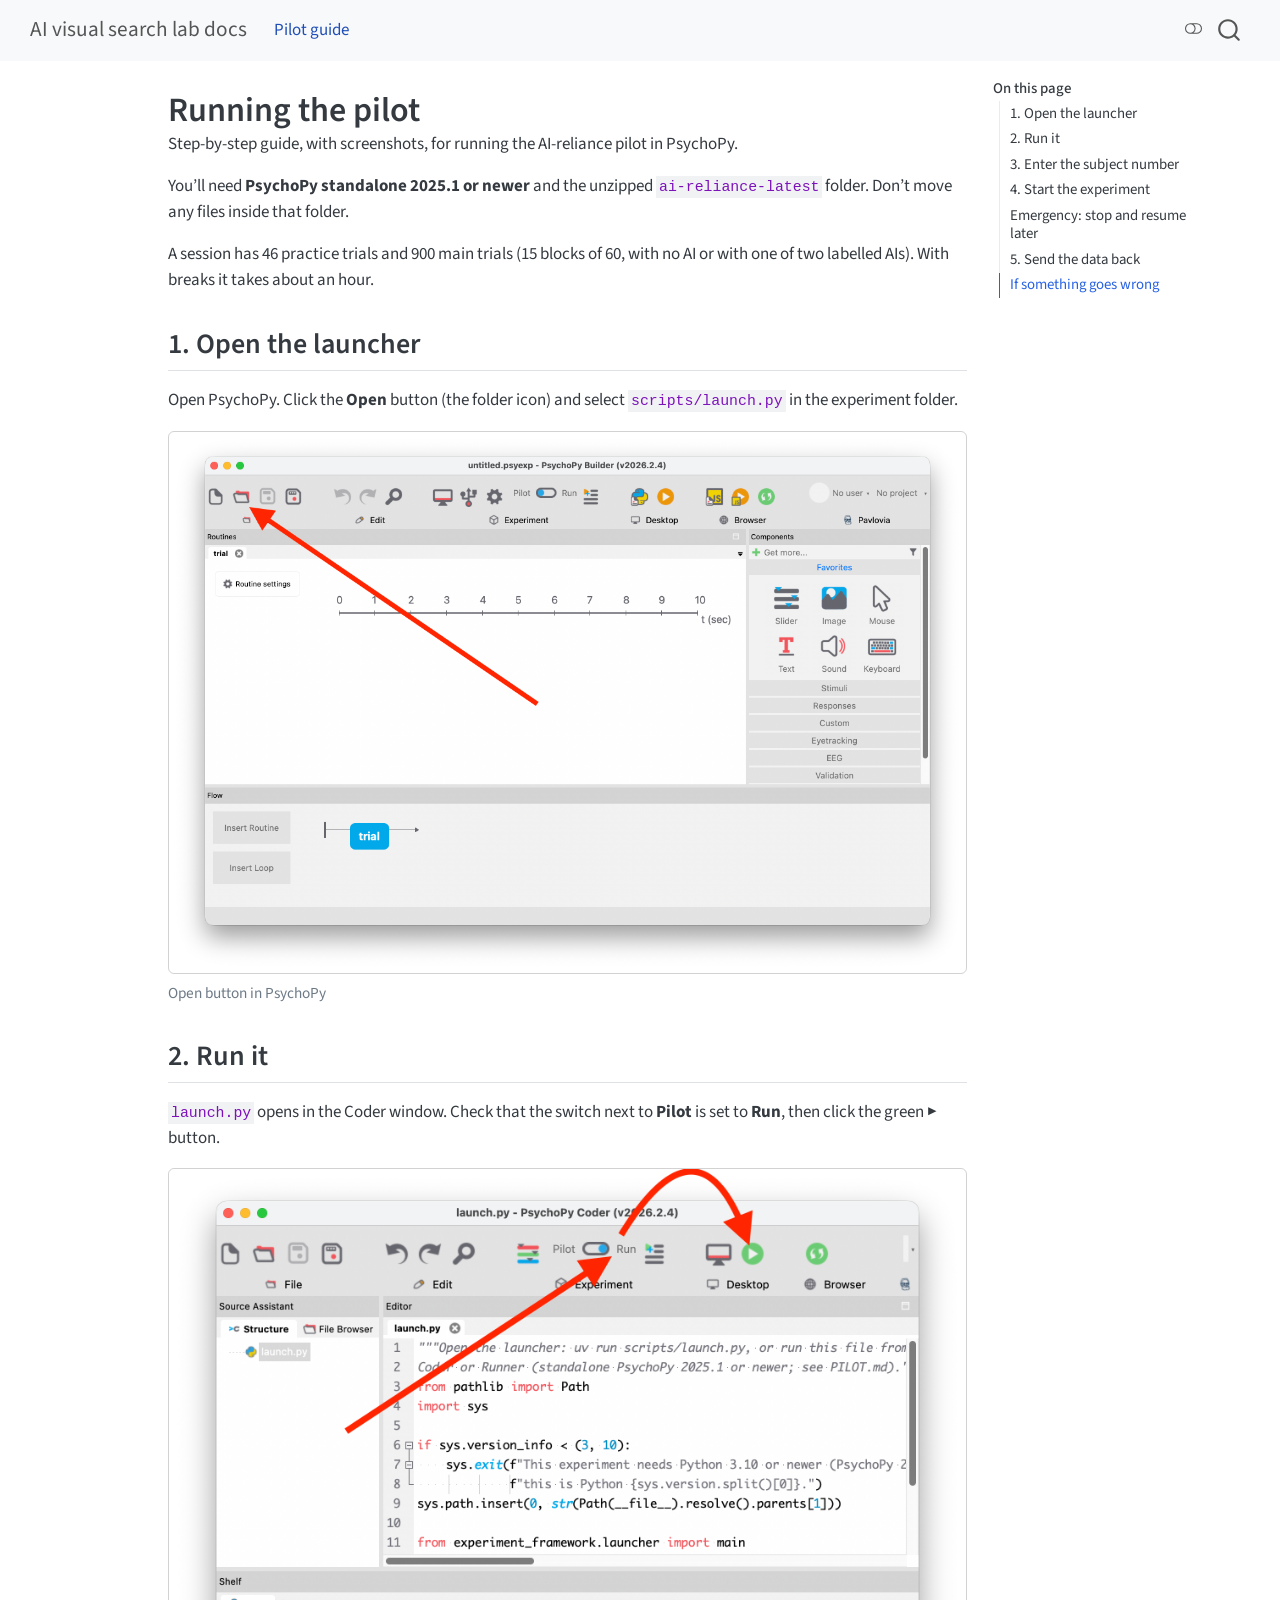
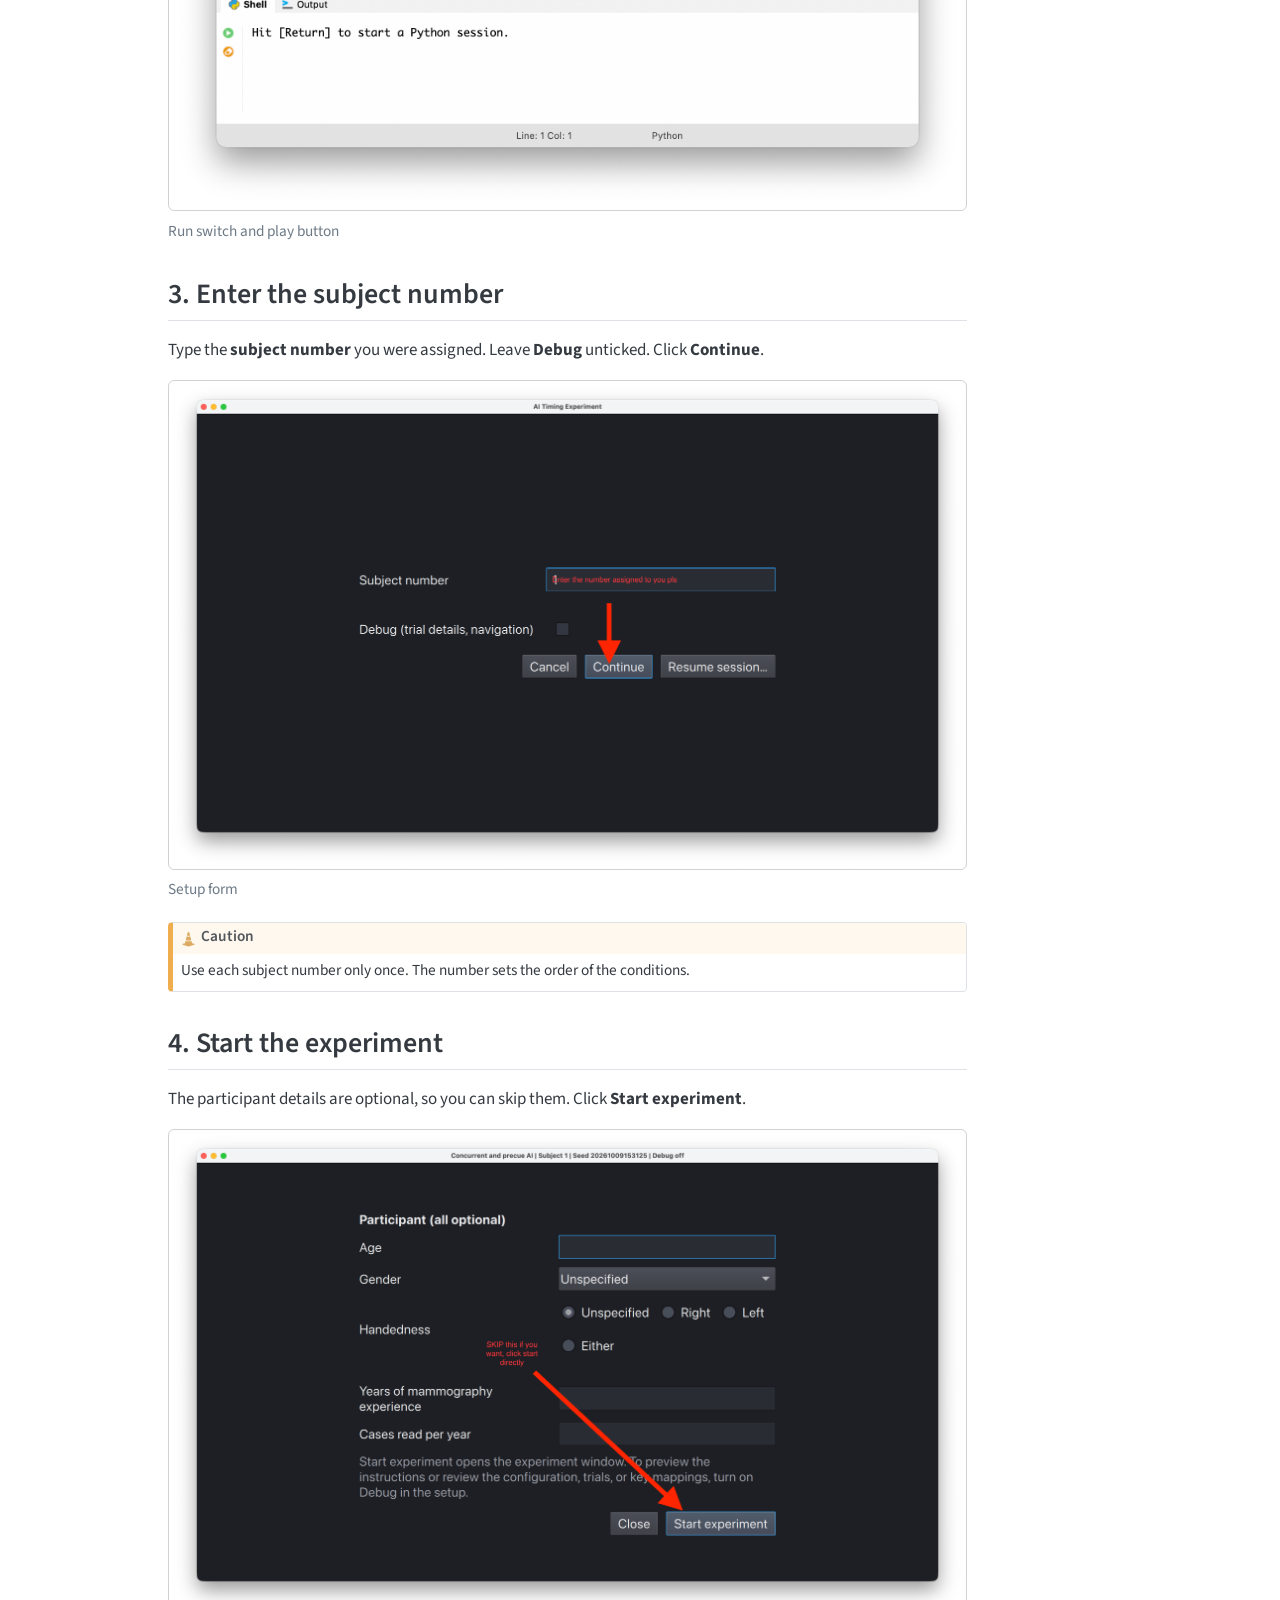
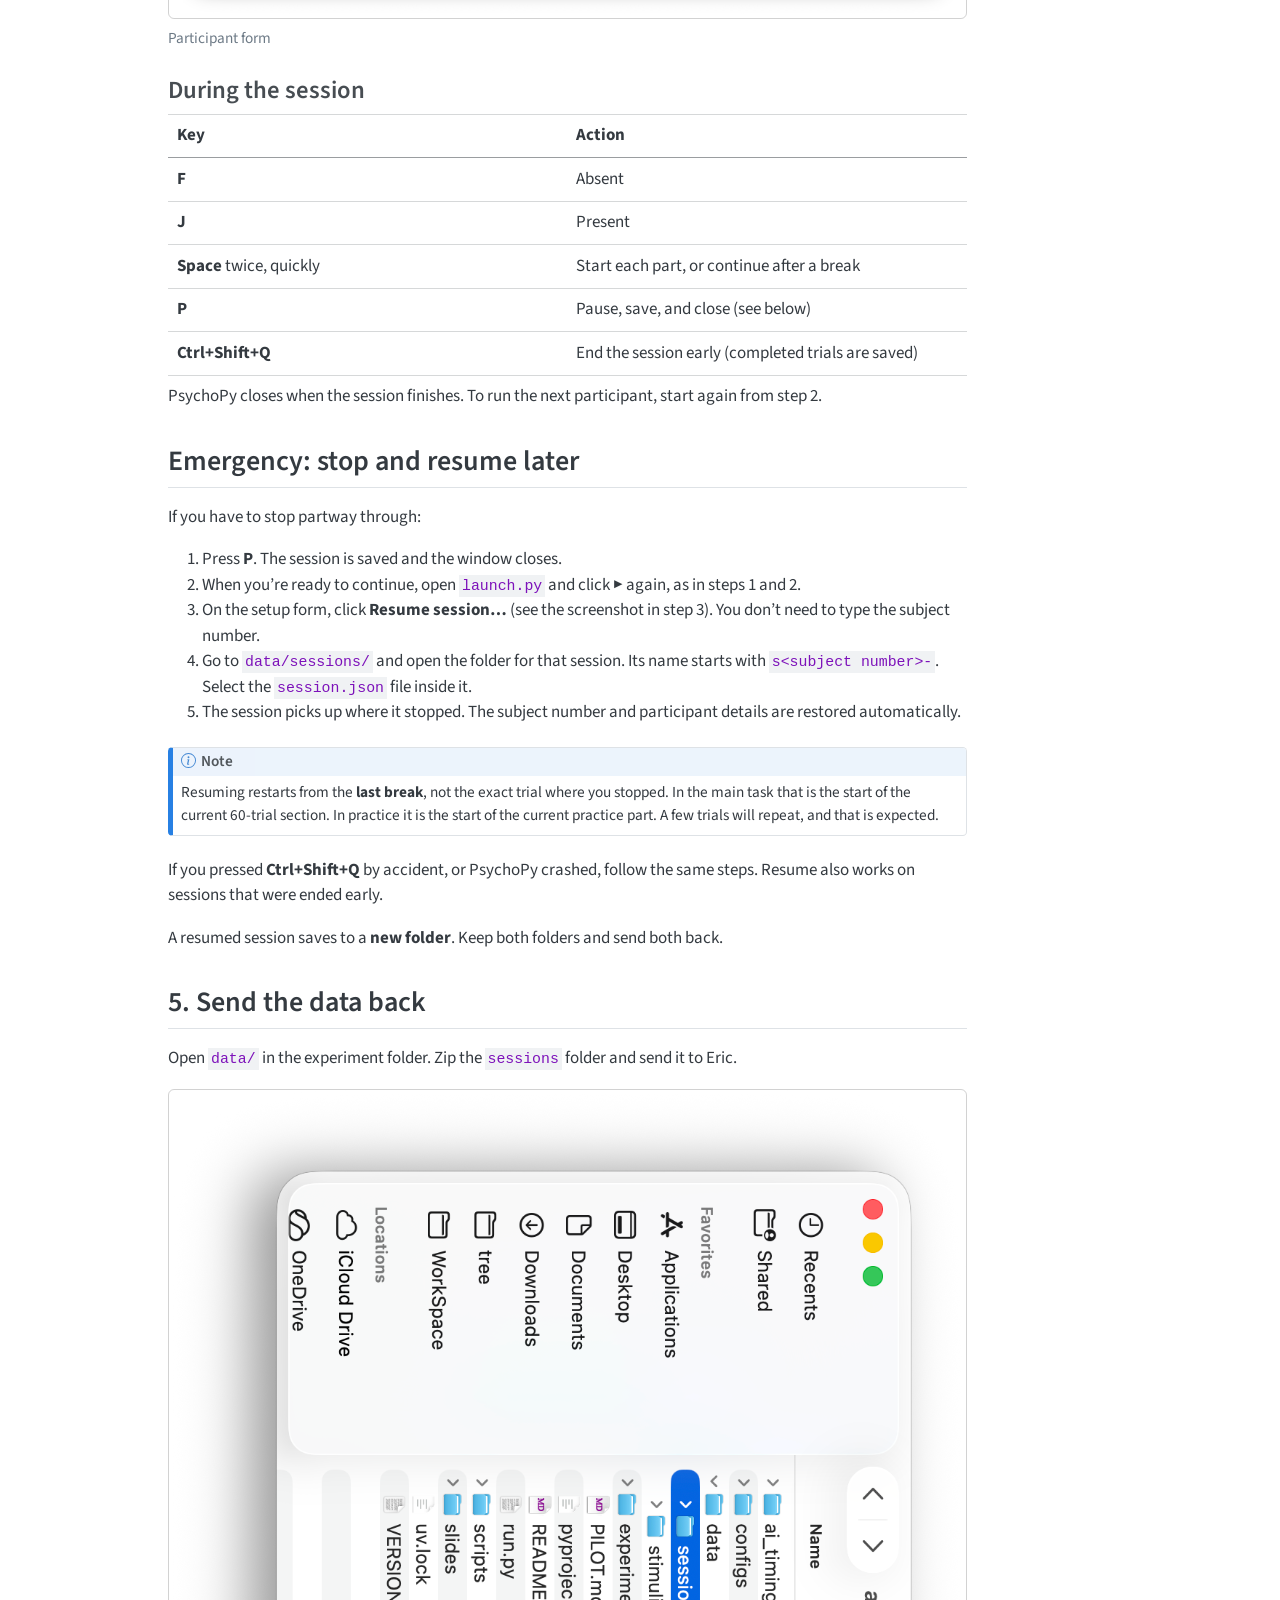
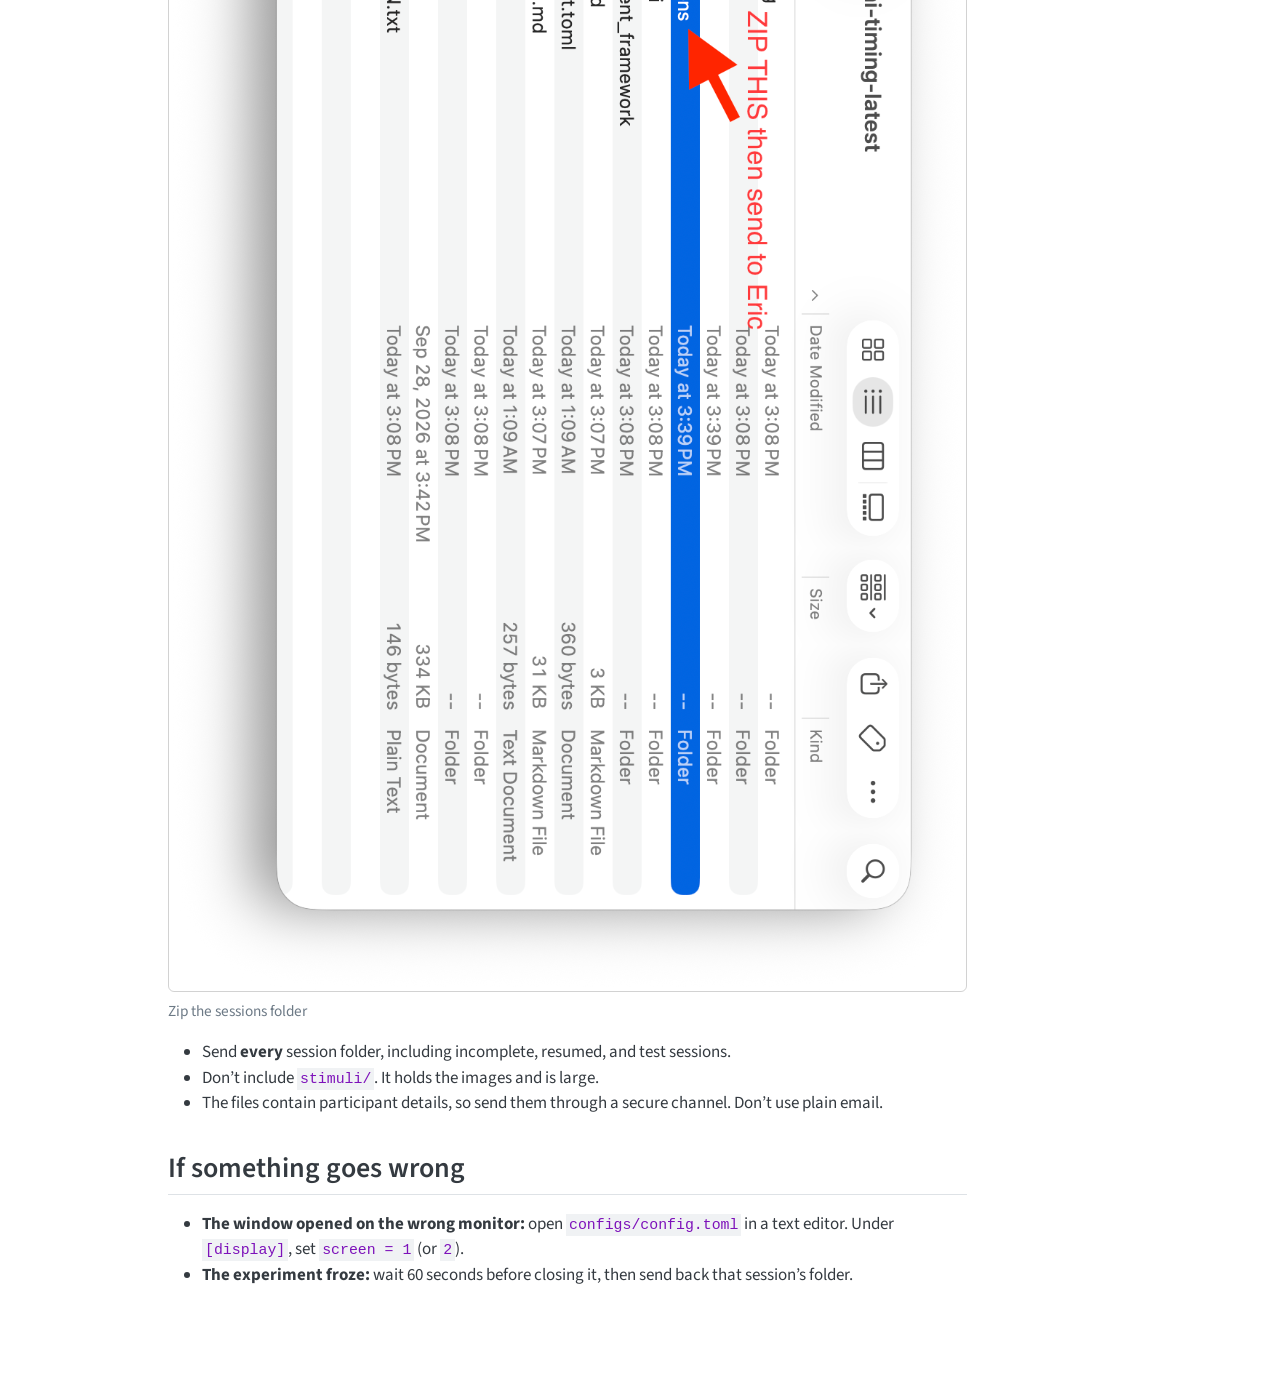
<file: pilot/index.html>
<!DOCTYPE html>
<html xmlns="http://www.w3.org/1999/xhtml" lang="en" xml:lang="en"><head>

<meta charset="utf-8">
<meta name="generator" content="quarto-1.10.19">

<meta name="viewport" content="width=device-width, initial-scale=1.0, user-scalable=yes">

<meta name="description" content="Step-by-step guide, with screenshots, for running the AI-reliance pilot in PsychoPy.">

<title>Running the pilot – AI visual search lab docs</title>
<style>
/* Default styles provided by pandoc.
** See https://pandoc.org/MANUAL.html#variables-for-html for config info.
*/
span.smallcaps{font-variant: small-caps;}
div.columns{display: flex; gap: 1.5em;}
div.column{flex: auto;}
@media screen {
div.columns{gap: min(4vw, 1.5em);}
div.column{overflow-x: auto;}
}
div.hanging-indent{margin-left: 1.5em; text-indent: -1.5em;}
ul.task-list{list-style: none;}
ul.task-list li input[type="checkbox"] {
  width: 0.8em;
  margin: 0 0.8em 0.2em -1em; /* quarto-specific, see https://github.com/quarto-dev/quarto-cli/issues/4556 */ 
  vertical-align: middle;
}
</style>


<script src="../site_libs/quarto-nav/quarto-nav.js"></script>
<script src="../site_libs/quarto-nav/headroom.min.js"></script>
<script src="../site_libs/clipboard/clipboard.min.js"></script>
<script src="../site_libs/quarto-search/autocomplete.umd.js"></script>
<script src="../site_libs/quarto-search/fuse.min.js"></script>
<script src="../site_libs/quarto-search/quarto-search.js"></script>
<meta name="quarto:offset" content="../">
<script src="../site_libs/quarto-html/quarto.js" type="module"></script>
<script src="../site_libs/quarto-html/tabsets/tabsets.js" type="module"></script>
<script src="../site_libs/quarto-html/popper.min.js"></script>
<script src="../site_libs/quarto-html/tippy.umd.min.js"></script>
<script src="../site_libs/quarto-html/anchor.min.js"></script>
<link href="../site_libs/quarto-html/tippy.css" rel="stylesheet">
<link href="../site_libs/quarto-html/quarto-syntax-highlighting-bf27225e3a48a9273f3daa8f8e829971.css" rel="stylesheet" class="quarto-color-scheme" id="quarto-text-highlighting-styles">
<link href="../site_libs/quarto-html/quarto-syntax-highlighting-dark-b626d73c4c936ccc3cb08be7d45d1df6.css" rel="stylesheet" class="quarto-color-scheme quarto-color-alternate" id="quarto-text-highlighting-styles">
<link href="../site_libs/quarto-html/quarto-syntax-highlighting-bf27225e3a48a9273f3daa8f8e829971.css" rel="stylesheet" class="quarto-color-scheme-extra" id="quarto-text-highlighting-styles">
<script src="../site_libs/bootstrap/bootstrap.min.js"></script>
<link href="../site_libs/bootstrap/bootstrap-icons.css" rel="stylesheet">
<link href="../site_libs/bootstrap/bootstrap-55617497126496852ff9f5a59253c640.min.css" rel="stylesheet" append-hash="true" class="quarto-color-scheme" id="quarto-bootstrap" data-mode="light">
<link href="../site_libs/bootstrap/bootstrap-dark-90b0ccabdf50233fb893b00cd6e33405.min.css" rel="stylesheet" append-hash="true" class="quarto-color-scheme quarto-color-alternate" id="quarto-bootstrap" data-mode="dark">
<link href="../site_libs/bootstrap/bootstrap-55617497126496852ff9f5a59253c640.min.css" rel="stylesheet" append-hash="true" class="quarto-color-scheme-extra" id="quarto-bootstrap" data-mode="light">
<script id="quarto-search-options" type="application/json">{
  "location": "navbar",
  "copy-button": false,
  "collapse-after": 3,
  "panel-placement": "end",
  "type": "overlay",
  "limit": 50,
  "keyboard-shortcut": [
    "f",
    "/",
    "s"
  ],
  "show-item-context": false,
  "language": {
    "search-no-results-text": "No results",
    "search-matching-documents-text": "matching documents",
    "search-copy-link-title": "Copy link to search",
    "search-hide-matches-text": "Hide additional matches",
    "search-more-match-text": "more match in this document",
    "search-more-matches-text": "more matches in this document",
    "search-clear-button-title": "Clear",
    "search-text-placeholder": "",
    "search-detached-cancel-button-title": "Cancel",
    "search-submit-button-title": "Submit",
    "search-label": "Search"
  }
}</script>


<link rel="stylesheet" href="../styles.css">
</head>

<body class="nav-fixed quarto-light"><script id="quarto-html-before-body" type="application/javascript">
    const toggleBodyColorMode = (bsSheetEl) => {
      const mode = bsSheetEl.getAttribute("data-mode");
      const bodyEl = window.document.querySelector("body");
      if (mode === "dark") {
        bodyEl.classList.add("quarto-dark");
        bodyEl.classList.remove("quarto-light");
      } else {
        bodyEl.classList.add("quarto-light");
        bodyEl.classList.remove("quarto-dark");
      }
    }
    const toggleBodyColorPrimary = () => {
      const bsSheetEl = window.document.querySelector("link#quarto-bootstrap:not([rel=disabled-stylesheet])");
      if (bsSheetEl) {
        toggleBodyColorMode(bsSheetEl);
      }
    }
    const setColorSchemeToggle = (alternate) => {
      const toggles = window.document.querySelectorAll('.quarto-color-scheme-toggle');
      for (let i=0; i < toggles.length; i++) {
        const toggle = toggles[i];
        if (toggle) {
          if (alternate) {
            toggle.classList.add("alternate");
          } else {
            toggle.classList.remove("alternate");
          }
        }
      }
    };
    const toggleColorMode = (alternate) => {
      // Switch the stylesheets
      const primaryStylesheets = window.document.querySelectorAll('link.quarto-color-scheme:not(.quarto-color-alternate)');
      const alternateStylesheets = window.document.querySelectorAll('link.quarto-color-scheme.quarto-color-alternate');
      manageTransitions('#quarto-margin-sidebar .nav-link', false);
      if (alternate) {
        // note: dark is layered on light, we don't disable primary!
        enableStylesheet(alternateStylesheets);
        for (const sheetNode of alternateStylesheets) {
          if (sheetNode.id === "quarto-bootstrap") {
            toggleBodyColorMode(sheetNode);
          }
        }
      } else {
        disableStylesheet(alternateStylesheets);
        enableStylesheet(primaryStylesheets)
        toggleBodyColorPrimary();
      }
      manageTransitions('#quarto-margin-sidebar .nav-link', true);
      // Switch the toggles
      setColorSchemeToggle(alternate)
      // Hack to workaround the fact that safari doesn't
      // properly recolor the scrollbar when toggling (#1455)
      if (navigator.userAgent.indexOf('Safari') > 0 && navigator.userAgent.indexOf('Chrome') == -1) {
        manageTransitions("body", false);
        window.scrollTo(0, 1);
        setTimeout(() => {
          window.scrollTo(0, 0);
          manageTransitions("body", true);
        }, 40);
      }
    }
    const disableStylesheet = (stylesheets) => {
      for (let i=0; i < stylesheets.length; i++) {
        const stylesheet = stylesheets[i];
        stylesheet.rel = 'disabled-stylesheet';
      }
    }
    const enableStylesheet = (stylesheets) => {
      for (let i=0; i < stylesheets.length; i++) {
        const stylesheet = stylesheets[i];
        if(stylesheet.rel !== 'stylesheet') { // for Chrome, which will still FOUC without this check
          stylesheet.rel = 'stylesheet';
        }
      }
    }
    const manageTransitions = (selector, allowTransitions) => {
      const els = window.document.querySelectorAll(selector);
      for (let i=0; i < els.length; i++) {
        const el = els[i];
        if (allowTransitions) {
          el.classList.remove('notransition');
        } else {
          el.classList.add('notransition');
        }
      }
    }
    const isFileUrl = () => {
      return window.location.protocol === 'file:';
    }
    const hasAlternateSentinel = () => {
      let styleSentinel = getColorSchemeSentinel();
      if (styleSentinel !== null) {
        return styleSentinel === "alternate";
      } else {
        return false;
      }
    }
    const setStyleSentinel = (alternate) => {
      const value = alternate ? "alternate" : "default";
      if (!isFileUrl()) {
        window.localStorage.setItem("quarto-color-scheme", value);
      } else {
        localAlternateSentinel = value;
      }
    }
    const getColorSchemeSentinel = () => {
      if (!isFileUrl()) {
        const storageValue = window.localStorage.getItem("quarto-color-scheme");
        return storageValue != null ? storageValue : localAlternateSentinel;
      } else {
        return localAlternateSentinel;
      }
    }
    const toggleGiscusIfUsed = (isAlternate, darkModeDefault) => {
      const baseTheme = document.querySelector('#giscus-base-theme')?.value ?? 'light';
      const alternateTheme = document.querySelector('#giscus-alt-theme')?.value ?? 'dark';
      let newTheme = '';
      if(authorPrefersDark) {
        newTheme = isAlternate ? baseTheme : alternateTheme;
      } else {
        newTheme = isAlternate ? alternateTheme : baseTheme;
      }
      const changeGiscusTheme = () => {
        // From: https://github.com/giscus/giscus/issues/336
        const sendMessage = (message) => {
          const iframe = document.querySelector('iframe.giscus-frame');
          if (!iframe) return;
          iframe.contentWindow.postMessage({ giscus: message }, 'https://giscus.app');
        }
        sendMessage({
          setConfig: {
            theme: newTheme
          }
        });
      }
      const isGiscussLoaded = window.document.querySelector('iframe.giscus-frame') !== null;
      if (isGiscussLoaded) {
        changeGiscusTheme();
      }
    };
    const authorPrefersDark = false;
    const darkModeDefault = authorPrefersDark;
      document.querySelector('link#quarto-text-highlighting-styles.quarto-color-scheme-extra').rel = 'disabled-stylesheet';
      document.querySelector('link#quarto-bootstrap.quarto-color-scheme-extra').rel = 'disabled-stylesheet';
    let localAlternateSentinel = darkModeDefault ? 'alternate' : 'default';
    // Dark / light mode switch
    window.quartoToggleColorScheme = () => {
      // Read the current dark / light value
      let toAlternate = !hasAlternateSentinel();
      toggleColorMode(toAlternate);
      setStyleSentinel(toAlternate);
      toggleGiscusIfUsed(toAlternate, darkModeDefault);
      window.dispatchEvent(new Event('resize'));
    };
    // Switch to dark mode if need be
    if (hasAlternateSentinel()) {
      toggleColorMode(true);
    } else {
      toggleColorMode(false);
    }
  </script>

<div id="quarto-search-results"></div>
  <header id="quarto-header" class="headroom fixed-top">
    <nav class="navbar navbar-expand-lg " data-bs-theme="dark">
      <div class="navbar-container container-fluid">
      <div class="navbar-brand-container mx-auto">
    <a class="navbar-brand" href="../index.html">
    <span class="navbar-title">AI visual search lab docs</span>
    </a>
  </div>
            <div id="quarto-search" class="" title="Search"></div>
          <button class="navbar-toggler" type="button" data-bs-toggle="collapse" data-bs-target="#navbarCollapse" aria-controls="navbarCollapse" role="menu" aria-expanded="false" aria-label="Toggle navigation" onclick="if (window.quartoToggleHeadroom) { window.quartoToggleHeadroom(); }">
  <span class="navbar-toggler-icon"></span>
</button>
          <div class="collapse navbar-collapse" id="navbarCollapse">
            <ul class="navbar-nav navbar-nav-scroll me-auto">
  <li class="nav-item">
    <a class="nav-link active" href="../pilot/index.html" aria-current="page"> 
<span class="menu-text">Pilot guide</span></a>
  </li>  
</ul>
          </div> <!-- /navcollapse -->
            <div class="quarto-navbar-tools">
  <a href="" class="quarto-color-scheme-toggle quarto-navigation-tool  px-1" onclick="window.quartoToggleColorScheme(); return false;" title="Toggle dark mode"><i class="bi"></i></a>
</div>
      </div> <!-- /container-fluid -->
    </nav>
</header>
<!-- content -->
<div id="quarto-content" class="quarto-container page-columns page-rows-contents page-layout-article page-navbar">
<!-- sidebar -->
<!-- margin-sidebar -->
    <div id="quarto-margin-sidebar" class="sidebar margin-sidebar">
        <nav id="TOC" role="doc-toc" class="toc-active">
    <h2 id="toc-title">On this page</h2>
   
  <ul>
  <li><a href="#open-the-launcher" id="toc-open-the-launcher" class="nav-link active" data-scroll-target="#open-the-launcher">1. Open the launcher</a></li>
  <li><a href="#run-it" id="toc-run-it" class="nav-link" data-scroll-target="#run-it">2. Run it</a></li>
  <li><a href="#enter-the-subject-number" id="toc-enter-the-subject-number" class="nav-link" data-scroll-target="#enter-the-subject-number">3. Enter the subject number</a></li>
  <li><a href="#start-the-experiment" id="toc-start-the-experiment" class="nav-link" data-scroll-target="#start-the-experiment">4. Start the experiment</a>
  <ul class="collapse">
  <li><a href="#during-the-session" id="toc-during-the-session" class="nav-link" data-scroll-target="#during-the-session">During the session</a></li>
  </ul></li>
  <li><a href="#emergency-stop-and-resume-later" id="toc-emergency-stop-and-resume-later" class="nav-link" data-scroll-target="#emergency-stop-and-resume-later">Emergency: stop and resume later</a></li>
  <li><a href="#send-the-data-back" id="toc-send-the-data-back" class="nav-link" data-scroll-target="#send-the-data-back">5. Send the data back</a></li>
  <li><a href="#if-something-goes-wrong" id="toc-if-something-goes-wrong" class="nav-link" data-scroll-target="#if-something-goes-wrong">If something goes wrong</a></li>
  </ul>
</nav>
    </div>
<!-- main -->
<main class="content" id="quarto-document-content">


<header id="title-block-header" class="quarto-title-block default">
<div class="quarto-title">
<h1 class="title">Running the pilot</h1>
</div>

<div>
  <div class="description">
    Step-by-step guide, with screenshots, for running the AI-reliance pilot in PsychoPy.
  </div>
</div>


<div class="quarto-title-meta">

    
  
    
  </div>
  


</header>


<p>You’ll need <strong>PsychoPy standalone 2025.1 or newer</strong> and the unzipped <code>ai-reliance-latest</code> folder. Don’t move any files inside that folder.</p>
<p>A session has 46 practice trials and 900 main trials (15 blocks of 60, with no AI or with one of two labelled AIs). With breaks it takes about an hour.</p>
<section id="open-the-launcher" class="level2">
<h2 class="anchored" data-anchor-id="open-the-launcher">1. Open the launcher</h2>
<p>Open PsychoPy. Click the <strong>Open</strong> button (the folder icon) and select <code>scripts/launch.py</code> in the experiment folder.</p>
<div class="quarto-figure quarto-figure-center">
<figure class="figure">
<p><img src="img/01-open.png" class="img-fluid figure-img"></p>
<figcaption>Open button in PsychoPy</figcaption>
</figure>
</div>
</section>
<section id="run-it" class="level2">
<h2 class="anchored" data-anchor-id="run-it">2. Run it</h2>
<p><code>launch.py</code> opens in the Coder window. Check that the switch next to <strong>Pilot</strong> is set to <strong>Run</strong>, then click the green <strong>▶</strong> button.</p>
<div class="quarto-figure quarto-figure-center">
<figure class="figure">
<p><img src="img/02-run.png" class="img-fluid figure-img"></p>
<figcaption>Run switch and play button</figcaption>
</figure>
</div>
</section>
<section id="enter-the-subject-number" class="level2">
<h2 class="anchored" data-anchor-id="enter-the-subject-number">3. Enter the subject number</h2>
<p>Type the <strong>subject number</strong> you were assigned. Leave <strong>Debug</strong> unticked. Click <strong>Continue</strong>.</p>
<div class="quarto-figure quarto-figure-center">
<figure class="figure">
<p><img src="img/03-setup.png" class="img-fluid figure-img"></p>
<figcaption>Setup form</figcaption>
</figure>
</div>
<div class="callout callout-style-default callout-caution callout-titled">
<div class="callout-header d-flex align-content-center">
<div class="callout-icon-container">
<i class="callout-icon"></i>
</div>
<div class="callout-title-container flex-fill">
Caution
</div>
</div>
<div class="callout-body-container callout-body">
<p>Use each subject number only once. The number sets the order of the conditions.</p>
</div>
</div>
</section>
<section id="start-the-experiment" class="level2">
<h2 class="anchored" data-anchor-id="start-the-experiment">4. Start the experiment</h2>
<p>The participant details are optional, so you can skip them. Click <strong>Start experiment</strong>.</p>
<div class="quarto-figure quarto-figure-center">
<figure class="figure">
<p><img src="img/04-demo.png" class="img-fluid figure-img"></p>
<figcaption>Participant form</figcaption>
</figure>
</div>
<section id="during-the-session" class="level3">
<h3 class="anchored" data-anchor-id="during-the-session">During the session</h3>
<table class="caption-top table">
<colgroup>
<col style="width: 50%">
<col style="width: 50%">
</colgroup>
<thead>
<tr class="header">
<th>Key</th>
<th>Action</th>
</tr>
</thead>
<tbody>
<tr class="odd">
<td><strong>F</strong></td>
<td>Absent</td>
</tr>
<tr class="even">
<td><strong>J</strong></td>
<td>Present</td>
</tr>
<tr class="odd">
<td><strong>Space</strong> twice, quickly</td>
<td>Start each part, or continue after a break</td>
</tr>
<tr class="even">
<td><strong>P</strong></td>
<td>Pause, save, and close (see below)</td>
</tr>
<tr class="odd">
<td><strong>Ctrl+Shift+Q</strong></td>
<td>End the session early (completed trials are saved)</td>
</tr>
</tbody>
</table>
<p>PsychoPy closes when the session finishes. To run the next participant, start again from step 2.</p>
</section>
</section>
<section id="emergency-stop-and-resume-later" class="level2">
<h2 class="anchored" data-anchor-id="emergency-stop-and-resume-later">Emergency: stop and resume later</h2>
<p>If you have to stop partway through:</p>
<ol type="1">
<li>Press <strong>P</strong>. The session is saved and the window closes.</li>
<li>When you’re ready to continue, open <code>launch.py</code> and click <strong>▶</strong> again, as in steps 1 and 2.</li>
<li>On the setup form, click <strong>Resume session…</strong> (see the screenshot in step 3). You don’t need to type the subject number.</li>
<li>Go to <code>data/sessions/</code> and open the folder for that session. Its name starts with <code>s&lt;subject number&gt;-</code>. Select the <code>session.json</code> file inside it.</li>
<li>The session picks up where it stopped. The subject number and participant details are restored automatically.</li>
</ol>
<div class="callout callout-style-default callout-note callout-titled">
<div class="callout-header d-flex align-content-center">
<div class="callout-icon-container">
<i class="callout-icon"></i>
</div>
<div class="callout-title-container flex-fill">
Note
</div>
</div>
<div class="callout-body-container callout-body">
<p>Resuming restarts from the <strong>last break</strong>, not the exact trial where you stopped. In the main task that is the start of the current 60-trial section. In practice it is the start of the current practice part. A few trials will repeat, and that is expected.</p>
</div>
</div>
<p>If you pressed <strong>Ctrl+Shift+Q</strong> by accident, or PsychoPy crashed, follow the same steps. Resume also works on sessions that were ended early.</p>
<p>A resumed session saves to a <strong>new folder</strong>. Keep both folders and send both back.</p>
</section>
<section id="send-the-data-back" class="level2">
<h2 class="anchored" data-anchor-id="send-the-data-back">5. Send the data back</h2>
<p>Open <code>data/</code> in the experiment folder. Zip the <strong><code>sessions</code></strong> folder and send it to Eric.</p>
<div class="quarto-figure quarto-figure-center">
<figure class="figure">
<p><img src="img/05-send.png" class="img-fluid figure-img"></p>
<figcaption>Zip the sessions folder</figcaption>
</figure>
</div>
<ul>
<li>Send <strong>every</strong> session folder, including incomplete, resumed, and test sessions.</li>
<li>Don’t include <code>stimuli/</code>. It holds the images and is large.</li>
<li>The files contain participant details, so send them through a secure channel. Don’t use plain email.</li>
</ul>
</section>
<section id="if-something-goes-wrong" class="level2">
<h2 class="anchored" data-anchor-id="if-something-goes-wrong">If something goes wrong</h2>
<ul>
<li><strong>The window opened on the wrong monitor:</strong> open <code>configs/config.toml</code> in a text editor. Under <code>[display]</code>, set <code>screen = 1</code> (or <code>2</code>).</li>
<li><strong>The experiment froze:</strong> wait 60 seconds before closing it, then send back that session’s folder.</li>
</ul>


</section>

</main> <!-- /main -->
<!-- Click an image or a table to see it full screen; Escape or a click closes it.
     Included after the body by reports/_quarto.yml and docs/_quarto.yml. Quarto's lightbox
     is not used: with embed-resources its links point to image files that no longer exist. -->
<style>
  main img, main table { cursor: zoom-in; }
  dialog.zoom {
    width: 96vw; max-width: 96vw; height: 94vh; max-height: 94vh; padding: 1.5rem;
    border: none; border-radius: 8px; overflow: auto; cursor: zoom-out;
    background: var(--bs-body-bg, #fff); color: var(--bs-body-color, #212529);
  }
  dialog.zoom.table { width: auto; height: auto; }  /* a table: as large as its text, up to the screen */
  dialog.zoom::backdrop { background: rgba(0, 0, 0, 0.6); }
  dialog.zoom img { display: block; width: 100%; height: 100%; object-fit: contain; cursor: zoom-out; }
  dialog.zoom table { width: auto; min-width: 60%; margin: auto; font-size: 1.1rem; cursor: zoom-out; }
</style>
<script>
document.addEventListener('DOMContentLoaded', () => {
  const dialog = document.createElement('dialog');
  dialog.className = 'zoom';
  document.body.appendChild(dialog);
  dialog.addEventListener('click', () => dialog.close());
  document.querySelectorAll('main img, main table').forEach(element => {
    element.addEventListener('click', event => {
      // Leave links, buttons (the source paths are role="button") and text selections alone.
      const clickable = 'a, button, [role="button"], summary, input, select, textarea, label';
      if (event.target.closest(clickable) || !window.getSelection().isCollapsed) return;
      const copy = element.cloneNode(true);
      copy.removeAttribute('width');
      copy.removeAttribute('height');
      dialog.classList.toggle('table', element.tagName === 'TABLE');
      dialog.replaceChildren(copy);
      dialog.showModal();
    });
  });
});
</script>
<script id="quarto-html-after-body" type="application/javascript">
  window.document.addEventListener("DOMContentLoaded", function (event) {
    // Ensure there is a toggle, if there isn't float one in the top right
    if (window.document.querySelector('.quarto-color-scheme-toggle') === null) {
      const a = window.document.createElement('a');
      a.classList.add('top-right');
      a.classList.add('quarto-color-scheme-toggle');
      a.href = "";
      a.onclick = function() { try { window.quartoToggleColorScheme(); } catch {} return false; };
      const i = window.document.createElement("i");
      i.classList.add('bi');
      a.appendChild(i);
      window.document.body.appendChild(a);
    }
    setColorSchemeToggle(hasAlternateSentinel())
    const icon = "";
    const anchorJS = new window.AnchorJS();
    anchorJS.options = {
      placement: 'right',
      icon: icon
    };
    anchorJS.add('.anchored');
    const isCodeAnnotation = (el) => {
      for (const clz of el.classList) {
        if (clz.startsWith('code-annotation-')) {                     
          return true;
        }
      }
      return false;
    }
    const onCopySuccess = function(e) {
      // button target
      const button = e.trigger;
      // don't keep focus
      button.blur();
      // flash "checked"
      button.classList.add('code-copy-button-checked');
      var currentTitle = button.getAttribute("title");
      button.setAttribute("title", "Copied!");
      let tooltip;
      if (window.bootstrap) {
        button.setAttribute("data-bs-toggle", "tooltip");
        button.setAttribute("data-bs-placement", "left");
        button.setAttribute("data-bs-title", "Copied!");
        tooltip = new bootstrap.Tooltip(button, 
          { trigger: "manual", 
            customClass: "code-copy-button-tooltip",
            offset: [0, -8]});
        tooltip.show();    
      }
      setTimeout(function() {
        if (tooltip) {
          tooltip.hide();
          button.removeAttribute("data-bs-title");
          button.removeAttribute("data-bs-toggle");
          button.removeAttribute("data-bs-placement");
        }
        button.setAttribute("title", currentTitle);
        button.classList.remove('code-copy-button-checked');
      }, 1000);
      // clear code selection
      e.clearSelection();
    }
    const getTextToCopy = function(trigger) {
      const outerScaffold = trigger.parentElement.cloneNode(true);
      const codeEl = outerScaffold.querySelector('code');
      for (const childEl of codeEl.children) {
        if (isCodeAnnotation(childEl)) {
          childEl.remove();
        }
      }
      return codeEl.innerText;
    }
    const clipboard = new window.ClipboardJS('.code-copy-button:not([data-in-quarto-modal])', {
      text: getTextToCopy
    });
    clipboard.on('success', onCopySuccess);
    if (window.document.getElementById('quarto-embedded-source-code-modal')) {
      const clipboardModal = new window.ClipboardJS('.code-copy-button[data-in-quarto-modal]', {
        text: getTextToCopy,
        container: window.document.getElementById('quarto-embedded-source-code-modal')
      });
      clipboardModal.on('success', onCopySuccess);
    }
      var localhostRegex = new RegExp(/^(?:http|https):\/\/localhost\:?[0-9]*\//);
      var mailtoRegex = new RegExp(/^mailto:/);
        var filterRegex = new RegExp("https:\/\/greasycat\.github\.io\/ai-visual-search-docs\/");
      var isInternal = (href) => {
          return filterRegex.test(href) || localhostRegex.test(href) || mailtoRegex.test(href);
      }
      // Inspect non-navigation links and adorn them if external
     var links = window.document.querySelectorAll('a[href]:not(.nav-link):not(.navbar-brand):not(.toc-action):not(.sidebar-link):not(.sidebar-item-toggle):not(.pagination-link):not(.no-external):not([aria-hidden]):not(.dropdown-item):not(.quarto-navigation-tool):not(.about-link)');
      for (var i=0; i<links.length; i++) {
        const link = links[i];
        if (!isInternal(link.href)) {
          // undo the damage that might have been done by quarto-nav.js in the case of
          // links that we want to consider external
          if (link.dataset.originalHref !== undefined) {
            link.href = link.dataset.originalHref;
          }
        }
      }
    function tippyHover(el, contentFn, onTriggerFn, onUntriggerFn) {
      const config = {
        allowHTML: true,
        maxWidth: 500,
        delay: 100,
        arrow: false,
        appendTo: function(el) {
            return el.parentElement;
        },
        interactive: true,
        interactiveBorder: 10,
        theme: 'quarto',
        placement: 'bottom-start',
      };
      if (contentFn) {
        config.content = contentFn;
      }
      if (onTriggerFn) {
        config.onTrigger = onTriggerFn;
      }
      if (onUntriggerFn) {
        config.onUntrigger = onUntriggerFn;
      }
      window.tippy(el, config); 
    }
    const noterefs = window.document.querySelectorAll('a[role="doc-noteref"]');
    for (var i=0; i<noterefs.length; i++) {
      const ref = noterefs[i];
      tippyHover(ref, function() {
        // use id or data attribute instead here
        let href = ref.getAttribute('data-footnote-href') || ref.getAttribute('href');
        try { href = new URL(href).hash; } catch {}
        const id = href.replace(/^#\/?/, "");
        const note = window.document.getElementById(id);
        if (note) {
          return note.innerHTML;
        } else {
          return "";
        }
      });
    }
    const xrefs = window.document.querySelectorAll('a.quarto-xref');
    const processXRef = (id, note) => {
      // Strip column container classes
      const stripColumnClz = (el) => {
        el.classList.remove("page-full", "page-columns");
        if (el.children) {
          for (const child of el.children) {
            stripColumnClz(child);
          }
        }
      }
      stripColumnClz(note)
      if (id === null || id.startsWith('sec-')) {
        // Special case sections, only their first couple elements
        const container = document.createElement("div");
        if (note.children && note.children.length > 2) {
          container.appendChild(note.children[0].cloneNode(true));
          for (let i = 1; i < note.children.length; i++) {
            const child = note.children[i];
            if (child.tagName === "P" && child.innerText === "") {
              continue;
            } else {
              container.appendChild(child.cloneNode(true));
              break;
            }
          }
          if (window.Quarto?.typesetMath) {
            window.Quarto.typesetMath(container);
          }
          return container.innerHTML
        } else {
          if (window.Quarto?.typesetMath) {
            window.Quarto.typesetMath(note);
          }
          return note.innerHTML;
        }
      } else {
        // Remove any anchor links if they are present
        const anchorLink = note.querySelector('a.anchorjs-link');
        if (anchorLink) {
          anchorLink.remove();
        }
        if (window.Quarto?.typesetMath) {
          window.Quarto.typesetMath(note);
        }
        if (note.classList.contains("callout")) {
          return note.outerHTML;
        } else {
          return note.innerHTML;
        }
      }
    }
    for (var i=0; i<xrefs.length; i++) {
      const xref = xrefs[i];
      tippyHover(xref, undefined, function(instance) {
        instance.disable();
        let url = xref.getAttribute('href');
        let hash = undefined; 
        if (url.startsWith('#')) {
          hash = url;
        } else {
          try { hash = new URL(url).hash; } catch {}
        }
        if (hash) {
          const id = hash.replace(/^#\/?/, "");
          const note = window.document.getElementById(id);
          if (note !== null) {
            try {
              const html = processXRef(id, note.cloneNode(true));
              instance.setContent(html);
            } finally {
              instance.enable();
              instance.show();
            }
          } else {
            // See if we can fetch this
            fetch(url.split('#')[0])
            .then(res => res.text())
            .then(html => {
              const parser = new DOMParser();
              const htmlDoc = parser.parseFromString(html, "text/html");
              const note = htmlDoc.getElementById(id);
              if (note !== null) {
                const html = processXRef(id, note);
                instance.setContent(html);
              } 
            }).finally(() => {
              instance.enable();
              instance.show();
            });
          }
        } else {
          // See if we can fetch a full url (with no hash to target)
          // This is a special case and we should probably do some content thinning / targeting
          fetch(url)
          .then(res => res.text())
          .then(html => {
            const parser = new DOMParser();
            const htmlDoc = parser.parseFromString(html, "text/html");
            const note = htmlDoc.querySelector('main.content');
            if (note !== null) {
              // This should only happen for chapter cross references
              // (since there is no id in the URL)
              // remove the first header
              if (note.children.length > 0 && note.children[0].tagName === "HEADER") {
                note.children[0].remove();
              }
              const html = processXRef(null, note);
              instance.setContent(html);
            } 
          }).finally(() => {
            instance.enable();
            instance.show();
          });
        }
      }, function(instance) {
      });
    }
        let selectedAnnoteEl;
        const selectorForAnnotation = ( cell, annotation) => {
          let cellAttr = 'data-code-cell="' + cell + '"';
          let lineAttr = 'data-code-annotation="' +  annotation + '"';
          const selector = 'span[' + cellAttr + '][' + lineAttr + ']';
          return selector;
        }
        const selectCodeLines = (annoteEl) => {
          const doc = window.document;
          const targetCell = annoteEl.getAttribute("data-target-cell");
          const targetAnnotation = annoteEl.getAttribute("data-target-annotation");
          const annoteSpan = window.document.querySelector(selectorForAnnotation(targetCell, targetAnnotation));
          const lines = annoteSpan.getAttribute("data-code-lines").split(",");
          const lineIds = lines.map((line) => {
            return targetCell + "-" + line;
          })
          let top = null;
          let height = null;
          let parent = null;
          if (lineIds.length > 0) {
              //compute the position of the single el (top and bottom and make a div)
              const el = window.document.getElementById(lineIds[0]);
              top = el.offsetTop;
              height = el.offsetHeight;
              parent = el.parentElement.parentElement;
            if (lineIds.length > 1) {
              const lastEl = window.document.getElementById(lineIds[lineIds.length - 1]);
              const bottom = lastEl.offsetTop + lastEl.offsetHeight;
              height = bottom - top;
            }
            if (top !== null && height !== null && parent !== null) {
              // cook up a div (if necessary) and position it 
              let div = window.document.getElementById("code-annotation-line-highlight");
              if (div === null) {
                div = window.document.createElement("div");
                div.setAttribute("id", "code-annotation-line-highlight");
                div.style.position = 'absolute';
                parent.appendChild(div);
              }
              div.style.top = top - 2 + "px";
              div.style.height = height + 4 + "px";
              div.style.left = 0;
              let gutterDiv = window.document.getElementById("code-annotation-line-highlight-gutter");
              if (gutterDiv === null) {
                gutterDiv = window.document.createElement("div");
                gutterDiv.setAttribute("id", "code-annotation-line-highlight-gutter");
                gutterDiv.style.position = 'absolute';
                const codeCell = window.document.getElementById(targetCell);
                const gutter = codeCell.querySelector('.code-annotation-gutter');
                gutter.appendChild(gutterDiv);
              }
              gutterDiv.style.top = top - 2 + "px";
              gutterDiv.style.height = height + 4 + "px";
            }
            selectedAnnoteEl = annoteEl;
          }
        };
        const unselectCodeLines = () => {
          const elementsIds = ["code-annotation-line-highlight", "code-annotation-line-highlight-gutter"];
          elementsIds.forEach((elId) => {
            const div = window.document.getElementById(elId);
            if (div) {
              div.remove();
            }
          });
          selectedAnnoteEl = undefined;
        };
          // Handle positioning of the toggle
      window.addEventListener(
        "resize",
        throttle(() => {
          elRect = undefined;
          if (selectedAnnoteEl) {
            selectCodeLines(selectedAnnoteEl);
          }
        }, 10)
      );
      function throttle(fn, ms) {
      let throttle = false;
      let timer;
        return (...args) => {
          if(!throttle) { // first call gets through
              fn.apply(this, args);
              throttle = true;
          } else { // all the others get throttled
              if(timer) clearTimeout(timer); // cancel #2
              timer = setTimeout(() => {
                fn.apply(this, args);
                timer = throttle = false;
              }, ms);
          }
        };
      }
        // Attach click handler to the DT
        const annoteDls = window.document.querySelectorAll('dt[data-target-cell]');
        for (const annoteDlNode of annoteDls) {
          annoteDlNode.addEventListener('click', (event) => {
            const clickedEl = event.target;
            if (clickedEl !== selectedAnnoteEl) {
              unselectCodeLines();
              const activeEl = window.document.querySelector('dt[data-target-cell].code-annotation-active');
              if (activeEl) {
                activeEl.classList.remove('code-annotation-active');
              }
              selectCodeLines(clickedEl);
              clickedEl.classList.add('code-annotation-active');
            } else {
              // Unselect the line
              unselectCodeLines();
              clickedEl.classList.remove('code-annotation-active');
            }
          });
        }
    const findCites = (el) => {
      const parentEl = el.parentElement;
      if (parentEl) {
        const cites = parentEl.dataset.cites;
        if (cites) {
          return {
            el,
            cites: cites.split(' ')
          };
        } else {
          return findCites(el.parentElement)
        }
      } else {
        return undefined;
      }
    };
    var bibliorefs = window.document.querySelectorAll('a[role="doc-biblioref"]');
    for (var i=0; i<bibliorefs.length; i++) {
      const ref = bibliorefs[i];
      const citeInfo = findCites(ref);
      if (citeInfo) {
        tippyHover(citeInfo.el, function() {
          var popup = window.document.createElement('div');
          citeInfo.cites.forEach(function(cite) {
            var citeDiv = window.document.createElement('div');
            citeDiv.classList.add('hanging-indent');
            citeDiv.classList.add('csl-entry');
            var biblioDiv = window.document.getElementById('ref-' + cite);
            if (biblioDiv) {
              citeDiv.innerHTML = biblioDiv.innerHTML;
            }
            popup.appendChild(citeDiv);
          });
          return popup.innerHTML;
        });
      }
    }
  });
  </script>
</div> <!-- /content -->




</body></html>
</file>
<file: site_libs/quarto-html/tippy.css>
.tippy-box[data-animation=fade][data-state=hidden]{opacity:0}[data-tippy-root]{max-width:calc(100vw - 10px)}.tippy-box{position:relative;background-color:#333;color:#fff;border-radius:4px;font-size:14px;line-height:1.4;white-space:normal;outline:0;transition-property:transform,visibility,opacity}.tippy-box[data-placement^=top]>.tippy-arrow{bottom:0}.tippy-box[data-placement^=top]>.tippy-arrow:before{bottom:-7px;left:0;border-width:8px 8px 0;border-top-color:initial;transform-origin:center top}.tippy-box[data-placement^=bottom]>.tippy-arrow{top:0}.tippy-box[data-placement^=bottom]>.tippy-arrow:before{top:-7px;left:0;border-width:0 8px 8px;border-bottom-color:initial;transform-origin:center bottom}.tippy-box[data-placement^=left]>.tippy-arrow{right:0}.tippy-box[data-placement^=left]>.tippy-arrow:before{border-width:8px 0 8px 8px;border-left-color:initial;right:-7px;transform-origin:center left}.tippy-box[data-placement^=right]>.tippy-arrow{left:0}.tippy-box[data-placement^=right]>.tippy-arrow:before{left:-7px;border-width:8px 8px 8px 0;border-right-color:initial;transform-origin:center right}.tippy-box[data-inertia][data-state=visible]{transition-timing-function:cubic-bezier(.54,1.5,.38,1.11)}.tippy-arrow{width:16px;height:16px;color:#333}.tippy-arrow:before{content:"";position:absolute;border-color:transparent;border-style:solid}.tippy-content{position:relative;padding:5px 9px;z-index:1}
</file>
<file: site_libs/quarto-html/quarto-syntax-highlighting-bf27225e3a48a9273f3daa8f8e829971.css>
/* quarto syntax highlight colors */
:root {
  --quarto-hl-ot-color: #003B4F;
  --quarto-hl-at-color: #657422;
  --quarto-hl-ss-color: #20794D;
  --quarto-hl-an-color: #5E5E5E;
  --quarto-hl-fu-color: #4758AB;
  --quarto-hl-st-color: #20794D;
  --quarto-hl-cf-color: #003B4F;
  --quarto-hl-op-color: #5E5E5E;
  --quarto-hl-er-color: #AD0000;
  --quarto-hl-bn-color: #AD0000;
  --quarto-hl-al-color: #AD0000;
  --quarto-hl-va-color: #111111;
  --quarto-hl-bu-color: inherit;
  --quarto-hl-ex-color: inherit;
  --quarto-hl-pp-color: #AD0000;
  --quarto-hl-in-color: #5E5E5E;
  --quarto-hl-vs-color: #20794D;
  --quarto-hl-wa-color: #5E5E5E;
  --quarto-hl-do-color: #5E5E5E;
  --quarto-hl-im-color: #00769E;
  --quarto-hl-ch-color: #20794D;
  --quarto-hl-dt-color: #AD0000;
  --quarto-hl-fl-color: #AD0000;
  --quarto-hl-co-color: #5E5E5E;
  --quarto-hl-cv-color: #5E5E5E;
  --quarto-hl-cn-color: #8f5902;
  --quarto-hl-sc-color: #5E5E5E;
  --quarto-hl-dv-color: #AD0000;
  --quarto-hl-kw-color: #003B4F;
}

/* other quarto variables */
:root {
  --quarto-font-monospace: SFMono-Regular, Menlo, Monaco, Consolas, "Liberation Mono", "Courier New", monospace;
}

/* syntax highlight based on Pandoc's rules */
pre > code.sourceCode > span {
  color: #003B4F;
}

code.sourceCode > span {
  color: #003B4F;
}

div.sourceCode,
div.sourceCode pre.sourceCode {
  color: #003B4F;
}

/* Normal */
code span {
  color: #003B4F;
}

/* Alert */
code span.al {
  color: #AD0000;
  font-style: inherit;
}

/* Annotation */
code span.an {
  color: #5E5E5E;
  font-style: inherit;
}

/* Attribute */
code span.at {
  color: #657422;
  font-style: inherit;
}

/* BaseN */
code span.bn {
  color: #AD0000;
  font-style: inherit;
}

/* BuiltIn */
code span.bu {
  font-style: inherit;
}

/* ControlFlow */
code span.cf {
  color: #003B4F;
  font-weight: bold;
  font-style: inherit;
}

/* Char */
code span.ch {
  color: #20794D;
  font-style: inherit;
}

/* Constant */
code span.cn {
  color: #8f5902;
  font-style: inherit;
}

/* Comment */
code span.co {
  color: #5E5E5E;
  font-style: inherit;
}

/* CommentVar */
code span.cv {
  color: #5E5E5E;
  font-style: italic;
}

/* Documentation */
code span.do {
  color: #5E5E5E;
  font-style: italic;
}

/* DataType */
code span.dt {
  color: #AD0000;
  font-style: inherit;
}

/* DecVal */
code span.dv {
  color: #AD0000;
  font-style: inherit;
}

/* Error */
code span.er {
  color: #AD0000;
  font-style: inherit;
}

/* Extension */
code span.ex {
  font-style: inherit;
}

/* Float */
code span.fl {
  color: #AD0000;
  font-style: inherit;
}

/* Function */
code span.fu {
  color: #4758AB;
  font-style: inherit;
}

/* Import */
code span.im {
  color: #00769E;
  font-style: inherit;
}

/* Information */
code span.in {
  color: #5E5E5E;
  font-style: inherit;
}

/* Keyword */
code span.kw {
  color: #003B4F;
  font-weight: bold;
  font-style: inherit;
}

/* Operator */
code span.op {
  color: #5E5E5E;
  font-style: inherit;
}

/* Other */
code span.ot {
  color: #003B4F;
  font-style: inherit;
}

/* Preprocessor */
code span.pp {
  color: #AD0000;
  font-style: inherit;
}

/* SpecialChar */
code span.sc {
  color: #5E5E5E;
  font-style: inherit;
}

/* SpecialString */
code span.ss {
  color: #20794D;
  font-style: inherit;
}

/* String */
code span.st {
  color: #20794D;
  font-style: inherit;
}

/* Variable */
code span.va {
  color: #111111;
  font-style: inherit;
}

/* VerbatimString */
code span.vs {
  color: #20794D;
  font-style: inherit;
}

/* Warning */
code span.wa {
  color: #5E5E5E;
  font-style: italic;
}

.prevent-inlining {
  content: "</";
}

/*# sourceMappingURL=8be38f48d34c45af72792cbd699585e7.css.map */
</file>
<file: site_libs/quarto-html/quarto-syntax-highlighting-dark-b626d73c4c936ccc3cb08be7d45d1df6.css>
/* quarto syntax highlight colors */
:root {
  --quarto-hl-al-color: #f07178;
  --quarto-hl-an-color: #d4d0ab;
  --quarto-hl-at-color: #00e0e0;
  --quarto-hl-bn-color: #d4d0ab;
  --quarto-hl-bu-color: #abe338;
  --quarto-hl-ch-color: #abe338;
  --quarto-hl-co-color: #f8f8f2;
  --quarto-hl-cv-color: #ffd700;
  --quarto-hl-cn-color: #ffd700;
  --quarto-hl-cf-color: #ffa07a;
  --quarto-hl-dt-color: #ffa07a;
  --quarto-hl-dv-color: #d4d0ab;
  --quarto-hl-do-color: #f8f8f2;
  --quarto-hl-er-color: #f07178;
  --quarto-hl-ex-color: #00e0e0;
  --quarto-hl-fl-color: #d4d0ab;
  --quarto-hl-fu-color: #ffa07a;
  --quarto-hl-im-color: #abe338;
  --quarto-hl-in-color: #d4d0ab;
  --quarto-hl-kw-color: #ffa07a;
  --quarto-hl-op-color: #ffa07a;
  --quarto-hl-ot-color: #00e0e0;
  --quarto-hl-pp-color: #dcc6e0;
  --quarto-hl-re-color: #00e0e0;
  --quarto-hl-sc-color: #abe338;
  --quarto-hl-ss-color: #abe338;
  --quarto-hl-st-color: #abe338;
  --quarto-hl-va-color: #00e0e0;
  --quarto-hl-vs-color: #abe338;
  --quarto-hl-wa-color: #dcc6e0;
}

/* other quarto variables */
:root {
  --quarto-font-monospace: SFMono-Regular, Menlo, Monaco, Consolas, "Liberation Mono", "Courier New", monospace;
}

/* syntax highlight based on Pandoc's rules */
pre > code.sourceCode > span {
  color: #f8f8f2;
}

code.sourceCode > span {
  color: #f8f8f2;
}

div.sourceCode,
div.sourceCode pre.sourceCode {
  color: #f8f8f2;
}

/* Normal */
code span {
  color: #f8f8f2;
}

/* Alert */
code span.al {
  color: #f07178;
}

/* Annotation */
code span.an {
  color: #d4d0ab;
}

/* Attribute */
code span.at {
  color: #00e0e0;
}

/* BaseN */
code span.bn {
  color: #d4d0ab;
}

/* BuiltIn */
code span.bu {
  color: #abe338;
}

/* ControlFlow */
code span.cf {
  font-weight: bold;
  color: #ffa07a;
}

/* Char */
code span.ch {
  color: #abe338;
}

/* Constant */
code span.cn {
  color: #ffd700;
}

/* Comment */
code span.co {
  font-style: italic;
  color: #f8f8f2;
}

/* CommentVar */
code span.cv {
  color: #ffd700;
}

/* Documentation */
code span.do {
  color: #f8f8f2;
}

/* DataType */
code span.dt {
  color: #ffa07a;
}

/* DecVal */
code span.dv {
  color: #d4d0ab;
}

/* Error */
code span.er {
  color: #f07178;
  text-decoration: underline;
}

/* Extension */
code span.ex {
  font-weight: bold;
  color: #00e0e0;
}

/* Float */
code span.fl {
  color: #d4d0ab;
}

/* Function */
code span.fu {
  color: #ffa07a;
}

/* Import */
code span.im {
  color: #abe338;
}

/* Information */
code span.in {
  color: #d4d0ab;
}

/* Keyword */
code span.kw {
  font-weight: bold;
  color: #ffa07a;
}

/* Operator */
code span.op {
  color: #ffa07a;
}

/* Other */
code span.ot {
  color: #00e0e0;
}

/* Preprocessor */
code span.pp {
  color: #dcc6e0;
}

/* RegionMarker */
code span.re {
  background-color: #f8f8f2;
  color: #00e0e0;
}

/* SpecialChar */
code span.sc {
  color: #abe338;
}

/* SpecialString */
code span.ss {
  color: #abe338;
}

/* String */
code span.st {
  color: #abe338;
}

/* Variable */
code span.va {
  color: #00e0e0;
}

/* VerbatimString */
code span.vs {
  color: #abe338;
}

/* Warning */
code span.wa {
  color: #dcc6e0;
}

.prevent-inlining {
  content: "</";
}

/*# sourceMappingURL=a269c63e8167c3ae395728e86feb0848.css.map */
</file>
<file: styles.css>
/* Keep the screenshots readable and set them off from the page. */
main img {
  border: 1px solid rgba(127, 127, 127, 0.35);
  border-radius: 6px;
}
</file>
